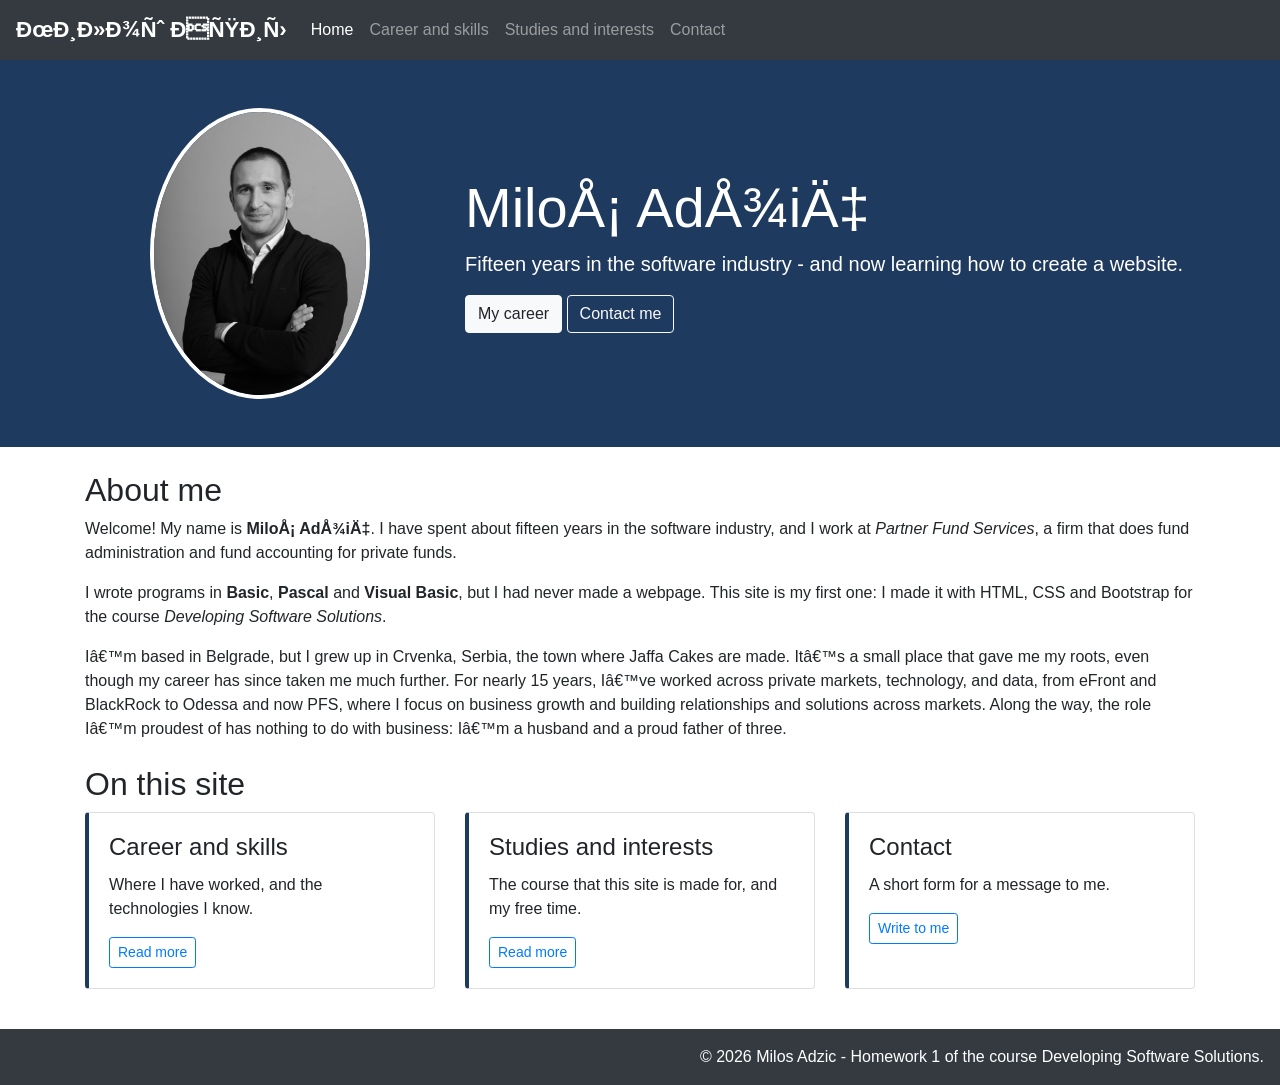
<file: index.html>
<!DOCTYPE html>
<html lang="en">

<head>
    <!--  <meta charset="utf-8"> -->
    <meta name="viewport" content="width=device-width, initial-scale=1">
    <meta name="description" content="The personal web presentation of Milos Adzic">
    <title>Milos Adzic - Home</title>
    <link rel="stylesheet" href="https://maxcdn.bootstrapcdn.com/bootstrap/4.5.2/css/bootstrap.min.css">
    <!-- dopuna pravila za stil mimo bootstrapa, u posebnom fajlu -->
    <link rel="stylesheet" href="css/site.css">
    <script src="https://ajax.googleapis.com/ajax/libs/jquery/3.5.1/jquery.min.js"></script>
    <script src="https://cdnjs.cloudflare.com/ajax/libs/popper.js/1.16.0/umd/popper.min.js"></script>
    <script src="https://maxcdn.bootstrapcdn.com/bootstrap/4.5.2/js/bootstrap.min.js"></script>
</head>

<body>
    <!-- 1. the navbar, the same on every page -->
    <nav class="navbar navbar-expand-md bg-dark navbar-dark">
        <a class="navbar-brand" href="index.html">Милош Аџић</a>
        <button class="navbar-toggler" type="button" data-toggle="collapse" data-target="#menu">
            <span class="navbar-toggler-icon"></span>
        </button>
        <div class="collapse navbar-collapse" id="menu">
            <ul class="navbar-nav">
                <li class="nav-item active"><a class="nav-link" href="index.html">Home</a></li>
                <li class="nav-item"><a class="nav-link" href="career.html">Career and skills</a></li>
                <li class="nav-item"><a class="nav-link" href="interests.html">Studies and interests</a></li>
                <li class="nav-item"><a class="nav-link" href="contact.html">Contact</a></li>
            </ul>
        </div>
    </nav>

    <!-- 2. the top of the page: the photo next to the name - one under the other on a phone -->
    <div class="hero py-5">
        <div class="container">
            <div class="row align-items-center">
                <div class="col-md-4 text-center mb-3 mb-md-0">
                    <img src="images/image.png" alt="A photo of Milos Adzic" class="photo img-fluid">
                </div>
                <div class="col-md-8">
                    <h1 class="display-4">Miloš Adžić</h1>
                    <p class="lead">Fifteen years in the software industry - and now learning how to create a website.</p>
                    <a href="career.html" class="btn btn-light">My career</a>
                    <a href="contact.html" class="btn btn-outline-light">Contact me</a>
                </div>
            </div>
        </div>
    </div>

    <div class="container mt-4">
        <!-- 3. a few paragraphs about me -->
        <h2>About me</h2>
        <p>
            Welcome! My name is <strong>Miloš Adžić</strong>. I have spent about fifteen years in the software
            industry, and I work at <em>Partner Fund Services</em>, a firm that does fund administration and
            fund accounting for private funds.
        </p>
        <p>
            I wrote programs in <strong>Basic</strong>, <strong>Pascal</strong> and <strong>Visual Basic</strong>, 
            but I had never made a webpage. This site is my first one: I made it with HTML, CSS and Bootstrap for the course
            <em>Developing Software Solutions</em>.
        </p>
        <p>
            I’m based in Belgrade, but I grew up in Crvenka, Serbia, the town where Jaffa Cakes are made.
            It’s a small place that gave me my roots, even though my career has since taken me much further. 
            For nearly 15 years, I’ve worked across private markets, technology, and data, from eFront and BlackRock to Odessa and now PFS,
            where I focus on business growth and building relationships and solutions across markets. 
            Along the way, the role I’m proudest of has nothing to do with business: I’m a husband and a proud father of three.
        </p>

        <!-- 4. three cards that lead to the other pages: one, two or three in a line -->
        <h2 class="mt-4">On this site</h2>
        <div class="row">
            <div class="col-sm-6 col-lg-4 mb-3">
                <div class="card h-100">
                    <div class="card-body">
                        <h4 class="card-title">Career and skills</h4>
                        <p class="card-text">Where I have worked, and the technologies I know.</p>
                        <a href="career.html" class="btn btn-outline-primary btn-sm">Read more</a>
                    </div>
                </div>
            </div>
            <div class="col-sm-6 col-lg-4 mb-3">
                <div class="card h-100">
                    <div class="card-body">
                        <h4 class="card-title">Studies and interests</h4>
                        <p class="card-text">The course that this site is made for, and my free time.</p>
                        <a href="interests.html" class="btn btn-outline-primary btn-sm">Read more</a>
                    </div>
                </div>
            </div>
            <div class="col-sm-6 col-lg-4 mb-3">
                <div class="card h-100">
                    <div class="card-body">
                        <h4 class="card-title">Contact</h4>
                        <p class="card-text">A short form for a message to me.</p>
                        <a href="contact.html" class="btn btn-outline-primary btn-sm">Write to me</a>
                    </div>
                </div>
            </div>
        </div>
    </div>

    <!-- 5. the footer, the same on every page: its alignment is set in css/site.css -->
    <div class="site-footer bg-dark text-white p-3 mt-4">
        &copy; 2026 Milos Adzic - Homework 1 of the course Developing Software Solutions.
    </div>
</body>

</html>
</file>
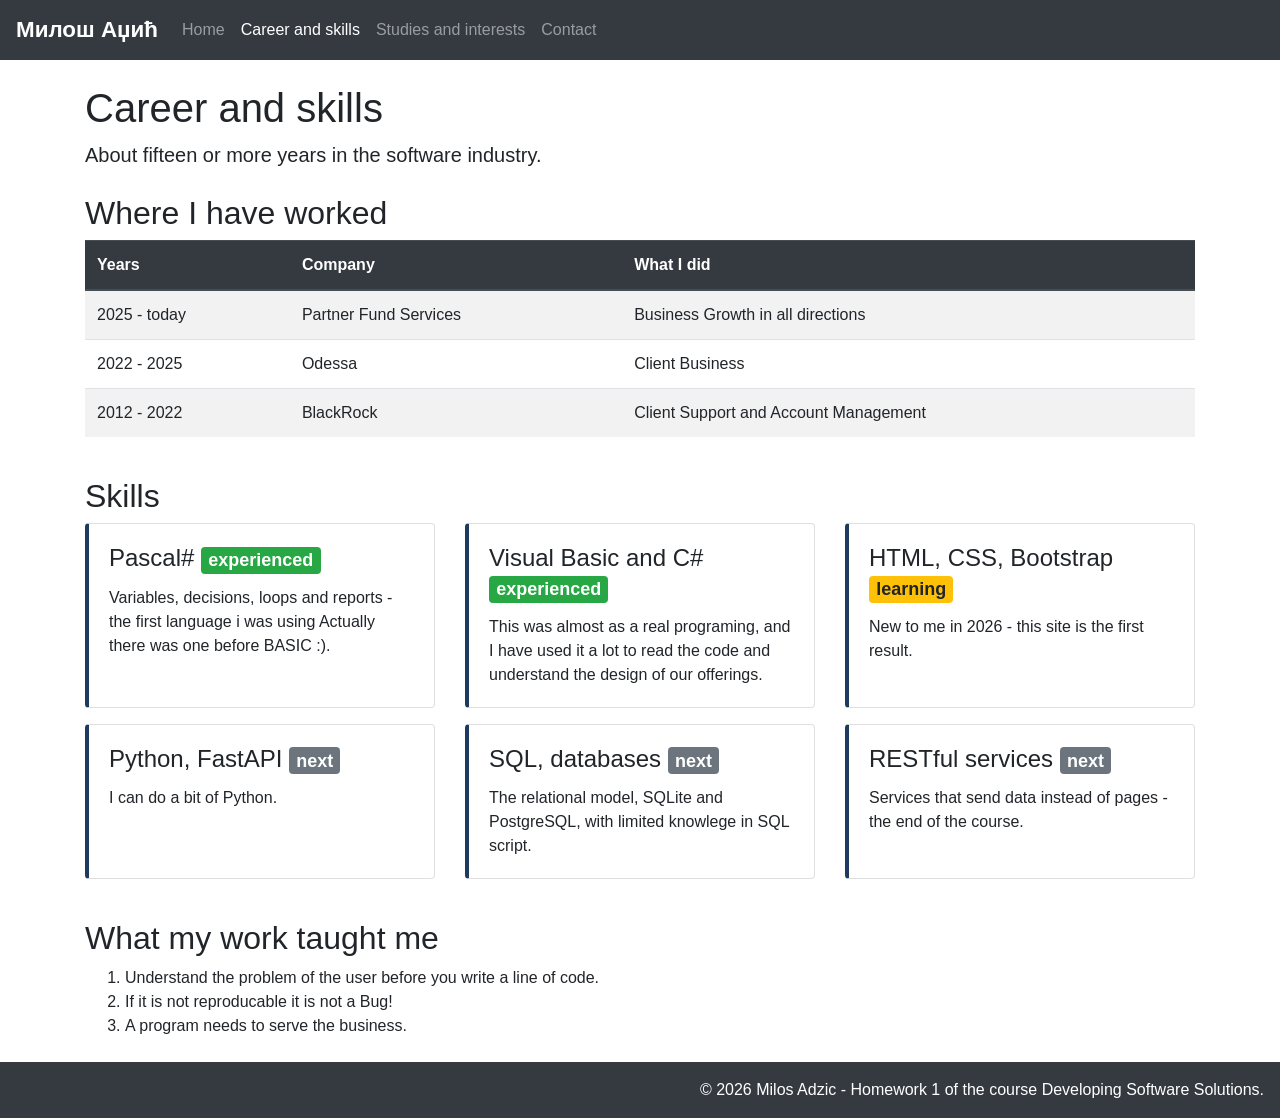
<file: career.html>
<!DOCTYPE html>
<html lang="en">

<head>
    <meta charset="utf-8">
    <meta name="viewport" content="width=device-width, initial-scale=1">
    <title>Milos Adzic - Career and skills</title>
    <link rel="stylesheet" href="https://maxcdn.bootstrapcdn.com/bootstrap/4.5.2/css/bootstrap.min.css">
    <link rel="stylesheet" href="css/site.css">
    <script src="https://ajax.googleapis.com/ajax/libs/jquery/3.5.1/jquery.min.js"></script>
    <script src="https://cdnjs.cloudflare.com/ajax/libs/popper.js/1.16.0/umd/popper.min.js"></script>
    <script src="https://maxcdn.bootstrapcdn.com/bootstrap/4.5.2/js/bootstrap.min.js"></script>
</head>

<body>
    <!-- 1. the navbar: here the second link is active, ostalo copy paste -->
    <nav class="navbar navbar-expand-md bg-dark navbar-dark">
       <a class="navbar-brand" href="index.html">Милош Аџић</a>
        <button class="navbar-toggler" type="button" data-toggle="collapse" data-target="#menu">
            <span class="navbar-toggler-icon"></span>
        </button>
        <div class="collapse navbar-collapse" id="menu">
            <ul class="navbar-nav">
                <li class="nav-item"><a class="nav-link" href="index.html">Home</a></li>
                <li class="nav-item active"><a class="nav-link" href="career.html">Career and skills</a></li>
                <li class="nav-item"><a class="nav-link" href="interests.html">Studies and interests</a></li>
                <li class="nav-item"><a class="nav-link" href="contact.html">Contact</a></li>
            </ul>
        </div>
    </nav>

    <div class="container mt-4">
        <h1>Career and skills</h1>
        <p class="lead">About fifteen or more years in the software industry.</p>

        <!-- 2. the table of jobs: it scrolls sideways on a narrow screen (table-responsive) -->
        <h2 class="mt-4">Where I have worked</h2>
        <div class="table-responsive">
            <table class="table table-striped">
                <thead class="thead-dark">
                    <tr><th>Years</th><th>Company</th><th>What I did</th></tr>
                </thead>
                <tbody>
                   
                    <tr>
                        <td> 2025 - today</td>
                        <td>Partner Fund Services</td>
                        <td> Business Growth in all directions </td>
                    </tr>
                    <tr>
                        <td> 2022 - 2025</td>
                        <td>Odessa</td>
                        <td>Client Business</td>
                    </tr>
                    <tr>
                        <td> 2012 - 2022</td>
                        <td> BlackRock</td>
                        <td>Client Support and Account Management</td>
                    </tr>
                </tbody>
            </table>
        </div>

        <!-- 3. the skills: cards with a badge - one in a line on a phone, two from 576 pixels, three from 992 -->
        <h2 class="mt-4">Skills</h2>
        <div class="row">
            <div class="col-sm-6 col-lg-4 mb-3">
                <div class="card h-100">
                    <div class="card-body">
                        <h4 class="card-title">Pascal# <span class="badge badge-success">experienced</span></h4>
                        <p class="card-text">Variables, decisions, loops and reports - the first language i was using Actually there was one before BASIC :).</p>
                    </div>
                </div>
            </div>
            <div class="col-sm-6 col-lg-4 mb-3">
                <div class="card h-100">
                    <div class="card-body">
                        <h4 class="card-title">Visual Basic and C# <span class="badge badge-success">experienced</span></h4>
                        <p class="card-text">This was almost as a real programing, and I have used it a lot to read the code and understand the design of our offerings.</p>
                    </div>
                </div>
            </div>
            <div class="col-sm-6 col-lg-4 mb-3">
                <div class="card h-100">
                    <div class="card-body">
                        <h4 class="card-title">HTML, CSS, Bootstrap <span class="badge badge-warning">learning</span></h4>
                        <p class="card-text">New to me in 2026 - this site is the first result.</p>
                    </div>
                </div>
            </div>
            <div class="col-sm-6 col-lg-4 mb-3">
                <div class="card h-100">
                    <div class="card-body">
                        <h4 class="card-title">Python, FastAPI <span class="badge badge-secondary">next</span></h4>
                        <p class="card-text">I can do a bit of Python.</p>
                    </div>
                </div>
            </div>
            <div class="col-sm-6 col-lg-4 mb-3">
                <div class="card h-100">
                    <div class="card-body">
                        <h4 class="card-title">SQL, databases <span class="badge badge-secondary">next</span></h4>
                        <p class="card-text">The relational model, SQLite and PostgreSQL, with limited knowlege in SQL script.</p>
                    </div>
                </div>
            </div>
            <div class="col-sm-6 col-lg-4 mb-3">
                <div class="card h-100">
                    <div class="card-body">
                        <h4 class="card-title">RESTful services <span class="badge badge-secondary">next</span></h4>
                        <p class="card-text">Services that send data instead of pages - the end of the course.</p>
                    </div>
                </div>
            </div>
        </div>

        <!-- 4. an ordered list: the order matters here -->
        <h2 class="mt-4">What my work taught me</h2>
        <ol>
            <li>Understand the problem of the user before you write a line of code.</li>
            <li>If it is not reproducable it is not a Bug!</li>
            <li>A program needs to serve the business.</li>
        </ol>
    </div>

    <!-- 5. the footer -->
    <div class="site-footer bg-dark text-white p-3 mt-4">
        &copy; 2026 Milos Adzic - Homework 1 of the course Developing Software Solutions.
    </div>
</body>

</html>
</file>
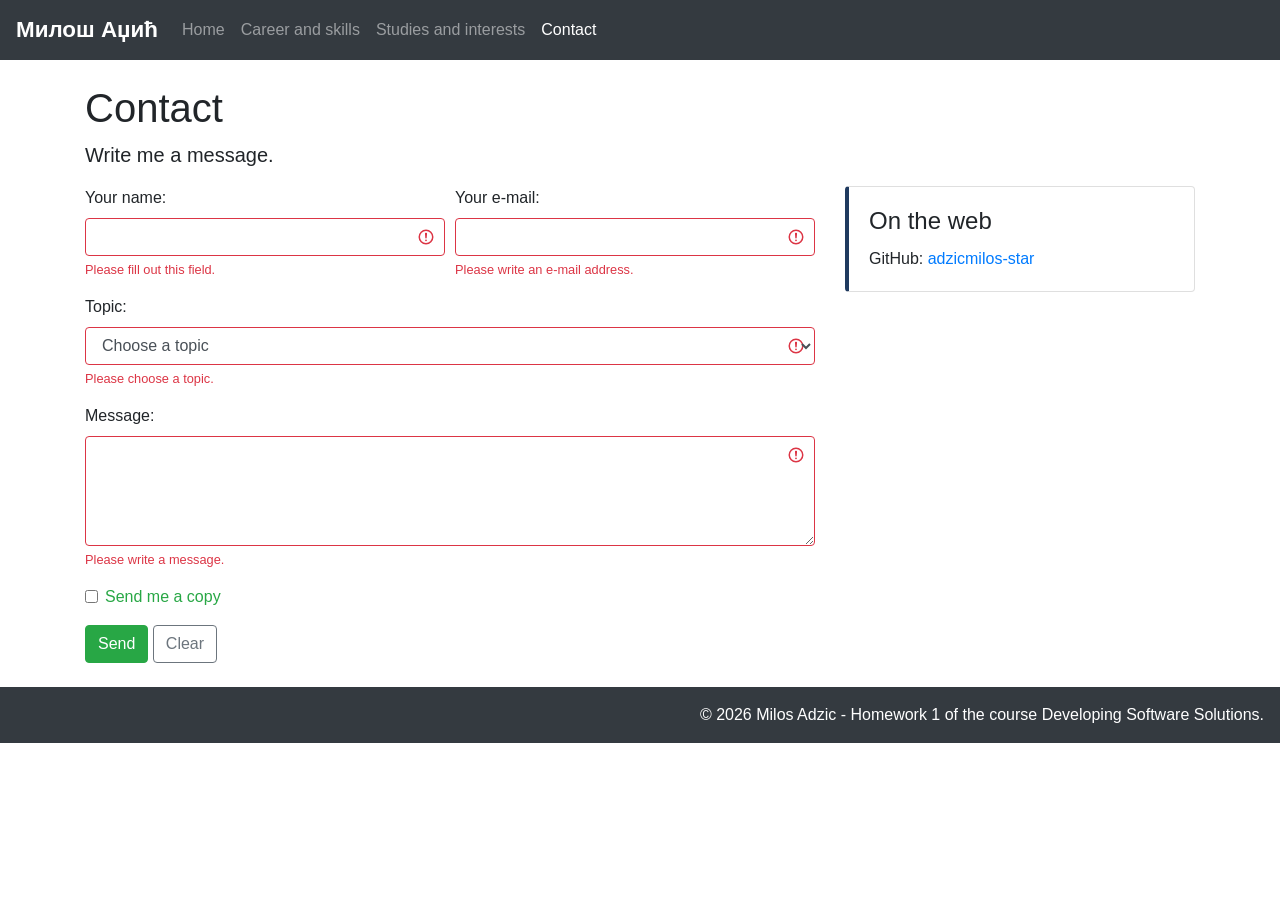
<file: contact.html>
<!DOCTYPE html>
<html lang="en">

<head>
    <meta charset="utf-8">
    <meta name="viewport" content="width=device-width, initial-scale=1">
    <title>Milos Adzic - Contact</title>
    <link rel="stylesheet" href="https://maxcdn.bootstrapcdn.com/bootstrap/4.5.2/css/bootstrap.min.css">
    <link rel="stylesheet" href="css/site.css">
    <script src="https://ajax.googleapis.com/ajax/libs/jquery/3.5.1/jquery.min.js"></script>
    <script src="https://cdnjs.cloudflare.com/ajax/libs/popper.js/1.16.0/umd/popper.min.js"></script>
    <script src="https://maxcdn.bootstrapcdn.com/bootstrap/4.5.2/js/bootstrap.min.js"></script>
</head>

<body>
    <!-- 1. the navbar: here the last link is the active one -->
    <nav class="navbar navbar-expand-md bg-dark navbar-dark">
        <a class="navbar-brand" href="index.html">Милош Аџић</a>
        <button class="navbar-toggler" type="button" data-toggle="collapse" data-target="#menu">
            <span class="navbar-toggler-icon"></span>
        </button>
        <div class="collapse navbar-collapse" id="menu">
            <ul class="navbar-nav">
                <li class="nav-item"><a class="nav-link" href="index.html">Home</a></li>
                <li class="nav-item"><a class="nav-link" href="career.html">Career and skills</a></li>
                <li class="nav-item"><a class="nav-link" href="interests.html">Studies and interests</a></li>
                <li class="nav-item active"><a class="nav-link" href="contact.html">Contact</a></li>
            </ul>
        </div>
    </nav>

    <div class="container mt-4">
        <h1>Contact</h1>
        <p class="lead">Write me a message.</p>

        <div class="row">
            <!-- 2. the form: GitHub Pages only serves files and has no program that could receive the data,
                 so the form just opens the page thanks.html (method get: the data travels in the address) -->
            <div class="col-md-8">
                <form action="thanks.html" method="get" class="was-validated">
                    <div class="form-row">
                        <div class="col-md form-group">
                            <label for="name">Your name:</label>
                            <input type="text" class="form-control" id="name" name="name" required>
                            <div class="invalid-feedback">Please fill out this field.</div>
                        </div>
                        <div class="col-md form-group">
                            <label for="email">Your e-mail:</label>
                            <input type="email" class="form-control" id="email" name="email" required>
                            <div class="invalid-feedback">Please write an e-mail address.</div>
                        </div>
                    </div>
                    <div class="form-group">
                        <label for="topic">Topic:</label>
                        <select class="form-control" id="topic" name="topic" required>
                            <option value="">Choose a topic</option>
                            <option>Work</option>
                            <option>The course</option>
                            <option>Something else</option>
                        </select>
                        <div class="invalid-feedback">Please choose a topic.</div>
                    </div>
                    <div class="form-group">
                        <label for="message">Message:</label>
                        <textarea class="form-control" id="message" name="message" rows="4" required></textarea>
                        <div class="invalid-feedback">Please write a message.</div>
                    </div>
                    <div class="form-group form-check">
                        <input type="checkbox" class="form-check-input" id="copy" name="copy">
                        <label class="form-check-label" for="copy">Send me a copy</label>
                    </div>
                    <button type="submit" class="btn btn-success">Send</button>
                    <button type="reset" class="btn btn-outline-secondary">Clear</button>
                </form>
            </div>

            <!-- 3. where else to find me -->
            <div class="col-md-4 mt-4 mt-md-0">
                <div class="card">
                    <div class="card-body">
                        <h4 class="card-title">On the web</h4>
                        <p class="card-text">
                            GitHub:
                            <a href="https://github.com/adzicmilos-star" target="_blank">adzicmilos-star</a>
                        </p>
                    </div>
                </div>
            </div>
        </div>
    </div>

    <!-- 4. the footer -->
    <div class="site-footer bg-dark text-white p-3 mt-4">
        &copy; 2026 Milos Adzic - Homework 1 of the course Developing Software Solutions.
    </div>
</body>

</html>
</file>
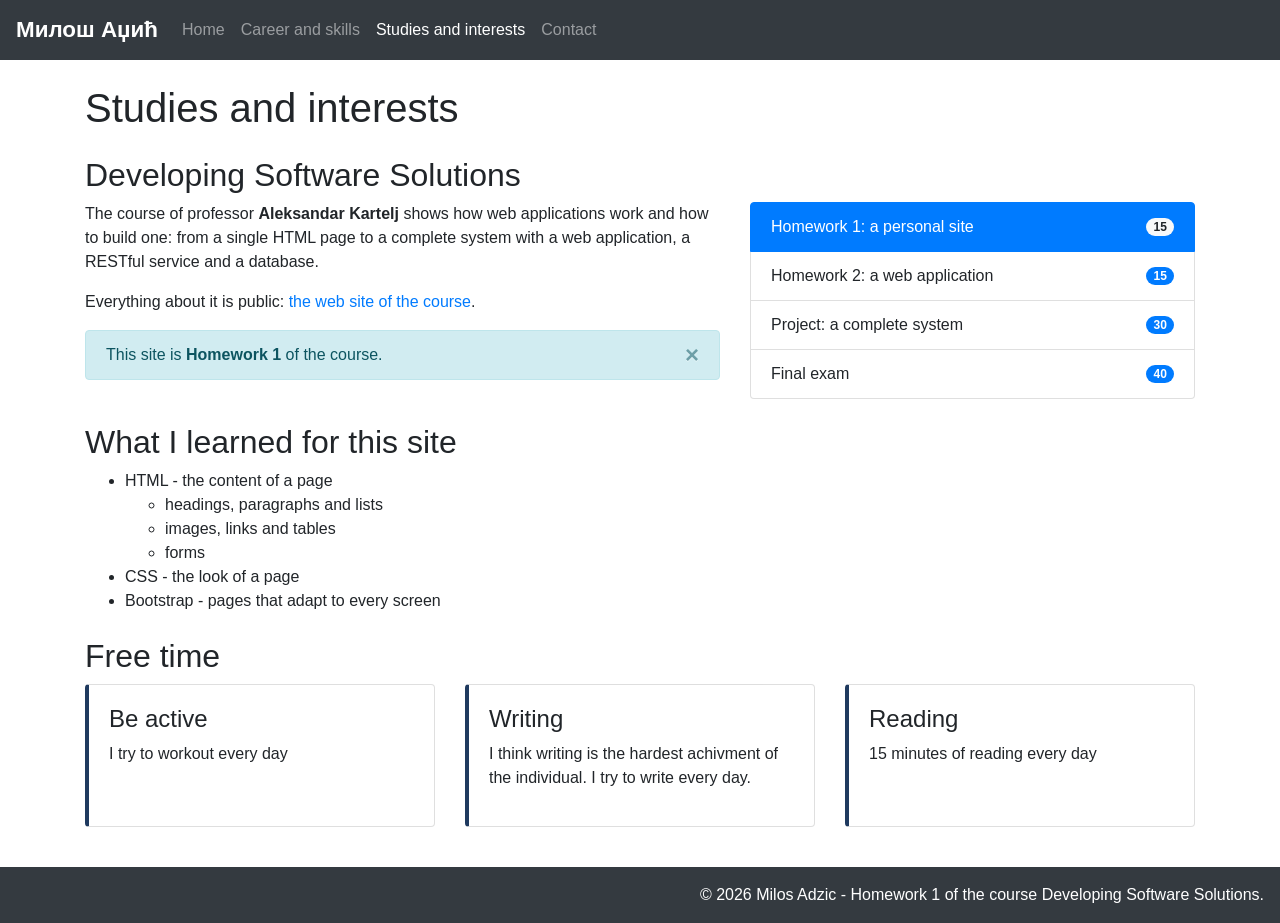
<file: interests.html>
<!DOCTYPE html>
<html lang="en">

<head>
    <meta charset="utf-8">
    <meta name="viewport" content="width=device-width, initial-scale=1">
    <title>Milos Adzic - Studies and interests</title>
    <link rel="stylesheet" href="https://maxcdn.bootstrapcdn.com/bootstrap/4.5.2/css/bootstrap.min.css">
    <link rel="stylesheet" href="css/site.css">
    <script src="https://ajax.googleapis.com/ajax/libs/jquery/3.5.1/jquery.min.js"></script>
    <script src="https://cdnjs.cloudflare.com/ajax/libs/popper.js/1.16.0/umd/popper.min.js"></script>
    <script src="https://maxcdn.bootstrapcdn.com/bootstrap/4.5.2/js/bootstrap.min.js"></script>
</head>

<body>
    <!-- 1. the navbar: here the third link is the active one -->
    <nav class="navbar navbar-expand-md bg-dark navbar-dark">
        <a class="navbar-brand" href="index.html">Милош Аџић</a>
        <button class="navbar-toggler" type="button" data-toggle="collapse" data-target="#menu">
            <span class="navbar-toggler-icon"></span>
        </button>
        <div class="collapse navbar-collapse" id="menu">
            <ul class="navbar-nav">
                <li class="nav-item"><a class="nav-link" href="index.html">Home</a></li>
                <li class="nav-item"><a class="nav-link" href="career.html">Career and skills</a></li>
                <li class="nav-item active"><a class="nav-link" href="interests.html">Studies and interests</a></li>
                <li class="nav-item"><a class="nav-link" href="contact.html">Contact</a></li>
            </ul>
        </div>
    </nav>

    <div class="container mt-4">
        <h1>Studies and interests</h1>

        <!-- 2. two columns from 768 pixels on: the course on the left, its parts on the right -->
        <h2 class="mt-4">Developing Software Solutions</h2>
        <div class="row">
            <div class="col-md-7">
                <p>
                    The course of professor <strong>Aleksandar Kartelj</strong> shows how web applications work and
                    how to build one: from a single HTML page to a complete system with a web application,
                    a RESTful service and a database.
                </p>
                <p>
                    Everything about it is public:
                    <a href="https://kartelj.github.io/ekof_dss/" target="_blank">the web site of the course</a>.
                </p>
                <!-- an alert that the visitor can close -->
                <div class="alert alert-info alert-dismissible fade show">
                    <button type="button" class="close" data-dismiss="alert">&times;</button>
                    This site is <strong>Homework 1</strong> of the course.
                </div>
            </div>
            <div class="col-md-5">
                <!-- a list group: every part of the course with its points in a badge -->
                <ul class="list-group">
                    <li class="list-group-item d-flex justify-content-between align-items-center active">
                        Homework 1: a personal site <span class="badge badge-light badge-pill">15</span>
                    </li>
                    <li class="list-group-item d-flex justify-content-between align-items-center">
                        Homework 2: a web application <span class="badge badge-primary badge-pill">15</span>
                    </li>
                    <li class="list-group-item d-flex justify-content-between align-items-center">
                        Project: a complete system <span class="badge badge-primary badge-pill">30</span>
                    </li>
                    <li class="list-group-item d-flex justify-content-between align-items-center">
                        Final exam <span class="badge badge-primary badge-pill">40</span>
                    </li>
                </ul>
            </div>
        </div>

        <!-- 3. an unordered list with a nested list -->
        <h2 class="mt-4">What I learned for this site</h2>
        <ul>
            <li>HTML - the content of a page
                <ul>
                    <li>headings, paragraphs and lists</li>
                    <li>images, links and tables</li>
                    <li>forms</li>
                </ul>
            </li>
            <li>CSS - the look of a page</li>
            <li>Bootstrap - pages that adapt to every screen</li>
        </ul>

        <!-- 4. my free time: three cards -->
        <h2 class="mt-4">Free time</h2>
        <div class="row">
            <div class="col-sm-6 col-lg-4 mb-3">
                <div class="card h-100">
                    <div class="card-body">
                        <h4>Be active</h4>
                        <p>I try to workout every day</p>
                    </div>
                </div>
            </div>
            <div class="col-sm-6 col-lg-4 mb-3">
                <div class="card h-100">
                    <div class="card-body">
                        <h4>Writing</h4>
                        <p>I think writing is the hardest achivment of the individual. I try to write every day.</p>
                    </div>
                </div>
            </div>
            <div class="col-sm-6 col-lg-4 mb-3">
                <div class="card h-100">
                    <div class="card-body">
                        <h4>Reading</h4>
                        <p>15 minutes of reading every day</p>
                    </div>
                </div>
            </div>
        </div>
    </div>

    <!-- 5. the footer -->
    <div class="site-footer bg-dark text-white p-3 mt-4">
        &copy; 2026 Milos Adzic - Homework 1 of the course Developing Software Solutions.
    </div>
</body>

</html>
</file>
<file: css/site.css>
/* Our own rules for the whole site. Every page links this file after Bootstrap,
   so these rules win over the rules of Bootstrap that are equally specific. */

/* the name of the site in the navbar a little larger than Bootstrap makes it */
.navbar-brand {
    font-size: 1.4rem;
    font-weight: bold;
}

/* the top of the home page: a dark blue band instead of the grey jumbotron of Bootstrap */
.hero {
    background-color: #1f3a5f;
    color: white;
}

/* the photo: a circle with a white edge, never wider than 220 pixels */
.photo {
    max-width: 220px;
    border-radius: 50%;
    border: 4px solid white;
}

/* a thin coloured line on the left of every card of the site */
.card {
    border-left: 4px solid #1f3a5f;
}

/* the footer: centred on narrow screens ... */
.site-footer {
    text-align: center;
}

/* ... and on the right from 768 pixels on - mobile first */
@media (min-width: 768px) {
    .site-footer {
        text-align: right;
    }
}
</file>
